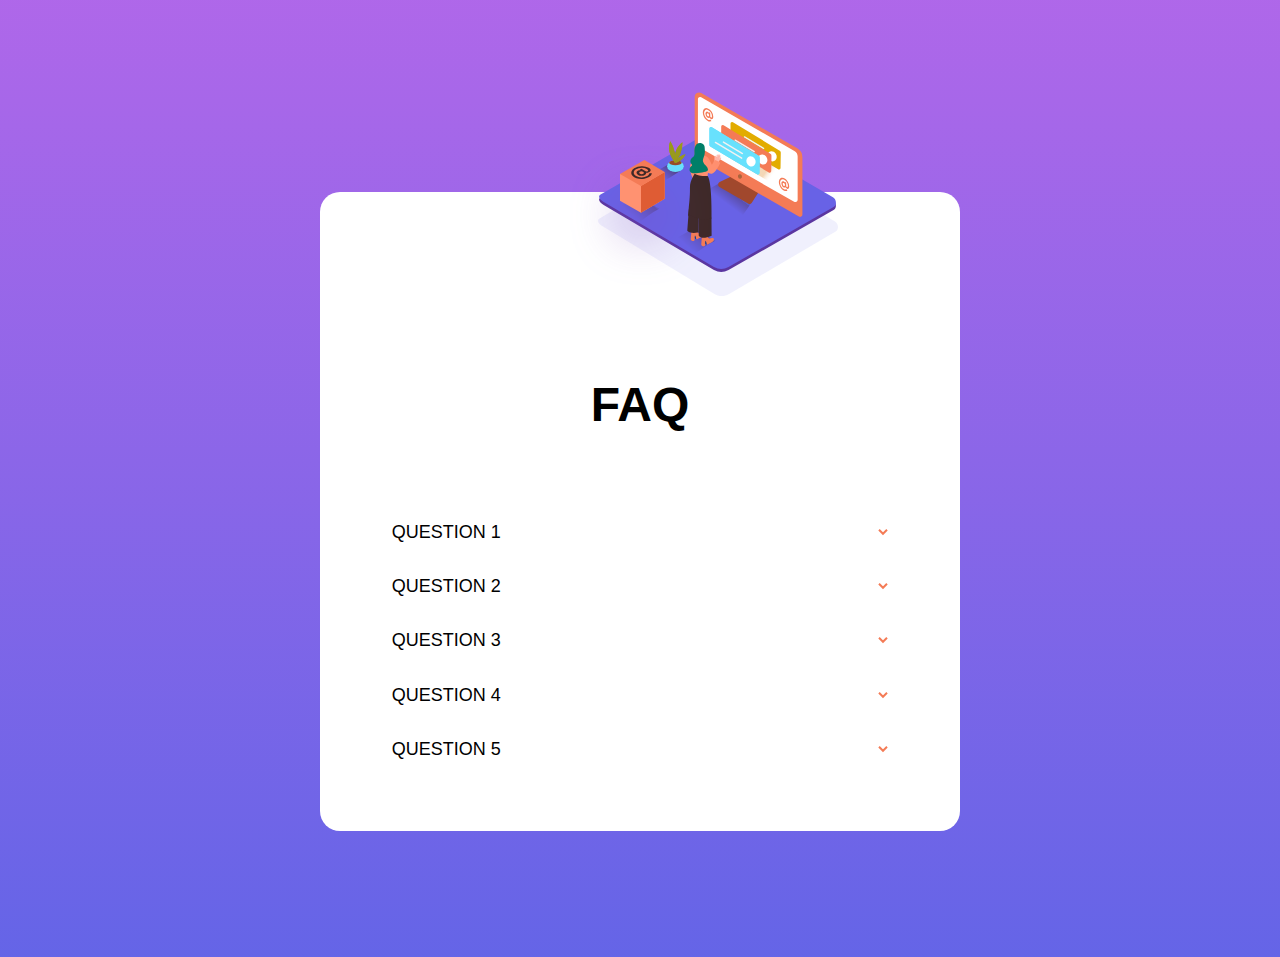
<file: faq-accordion-card-main/index.html>
<!DOCTYPE html>
<html lang="en">
<head>
  <meta charset="UTF-8">
  <meta name="viewport" content="width=device-width, initial-scale=1.0"> <!-- displays site properly based on user's device -->
  <link rel="stylesheet" href="styles.css">

  
  <title>Frontend Mentor | FAQ Accordion Card</title>

</head>
<body>

  <main>
    <div class="image">

        <img class="box" src="images/illustration-box-desktop.svg" alt="">

        <img class="pic" src="images/illustration-woman-online-mobile.svg" alt="">
    
    </div>
    <div class="content">
      <h1>FAQ</h1>
      <div class="question" id="q-1" onclick="toggle(this.id)">QUESTION 1
        <img src="images/icon-arrow-down.svg" alt="">
      </div>
      <div class="answer" id="a-1">ANSWER 1</div>
      <div class="question" id="q-2" onclick="toggle(this.id)">QUESTION 2
        <img src="images/icon-arrow-down.svg" alt="">
      </div>
      <div class="answer" id="a-1">ANSWER 2</div>
      <div class="question" id="q-3" onclick="toggle(this.id)">QUESTION 3
        <img src="images/icon-arrow-down.svg" alt="">
      </div>
      <div class="answer" id="a-1">ANSWER 3</div>
      <div class="question" id="q-4" onclick="toggle(this.id)">QUESTION 4
        <img src="images/icon-arrow-down.svg" alt="">
      </div>
      <div class="answer" id="a-1">ANSWER 4</div>
      <div class="question" id="q-5" onclick="toggle(this.id)">QUESTION 5
        <img src="images/icon-arrow-down.svg" alt="">
      </div>
      <div class="answer" id="a-1">ANSWER 5</div>
    </div>
  </main>
</body>
<script src="script.js"></script>
</html>
</file>
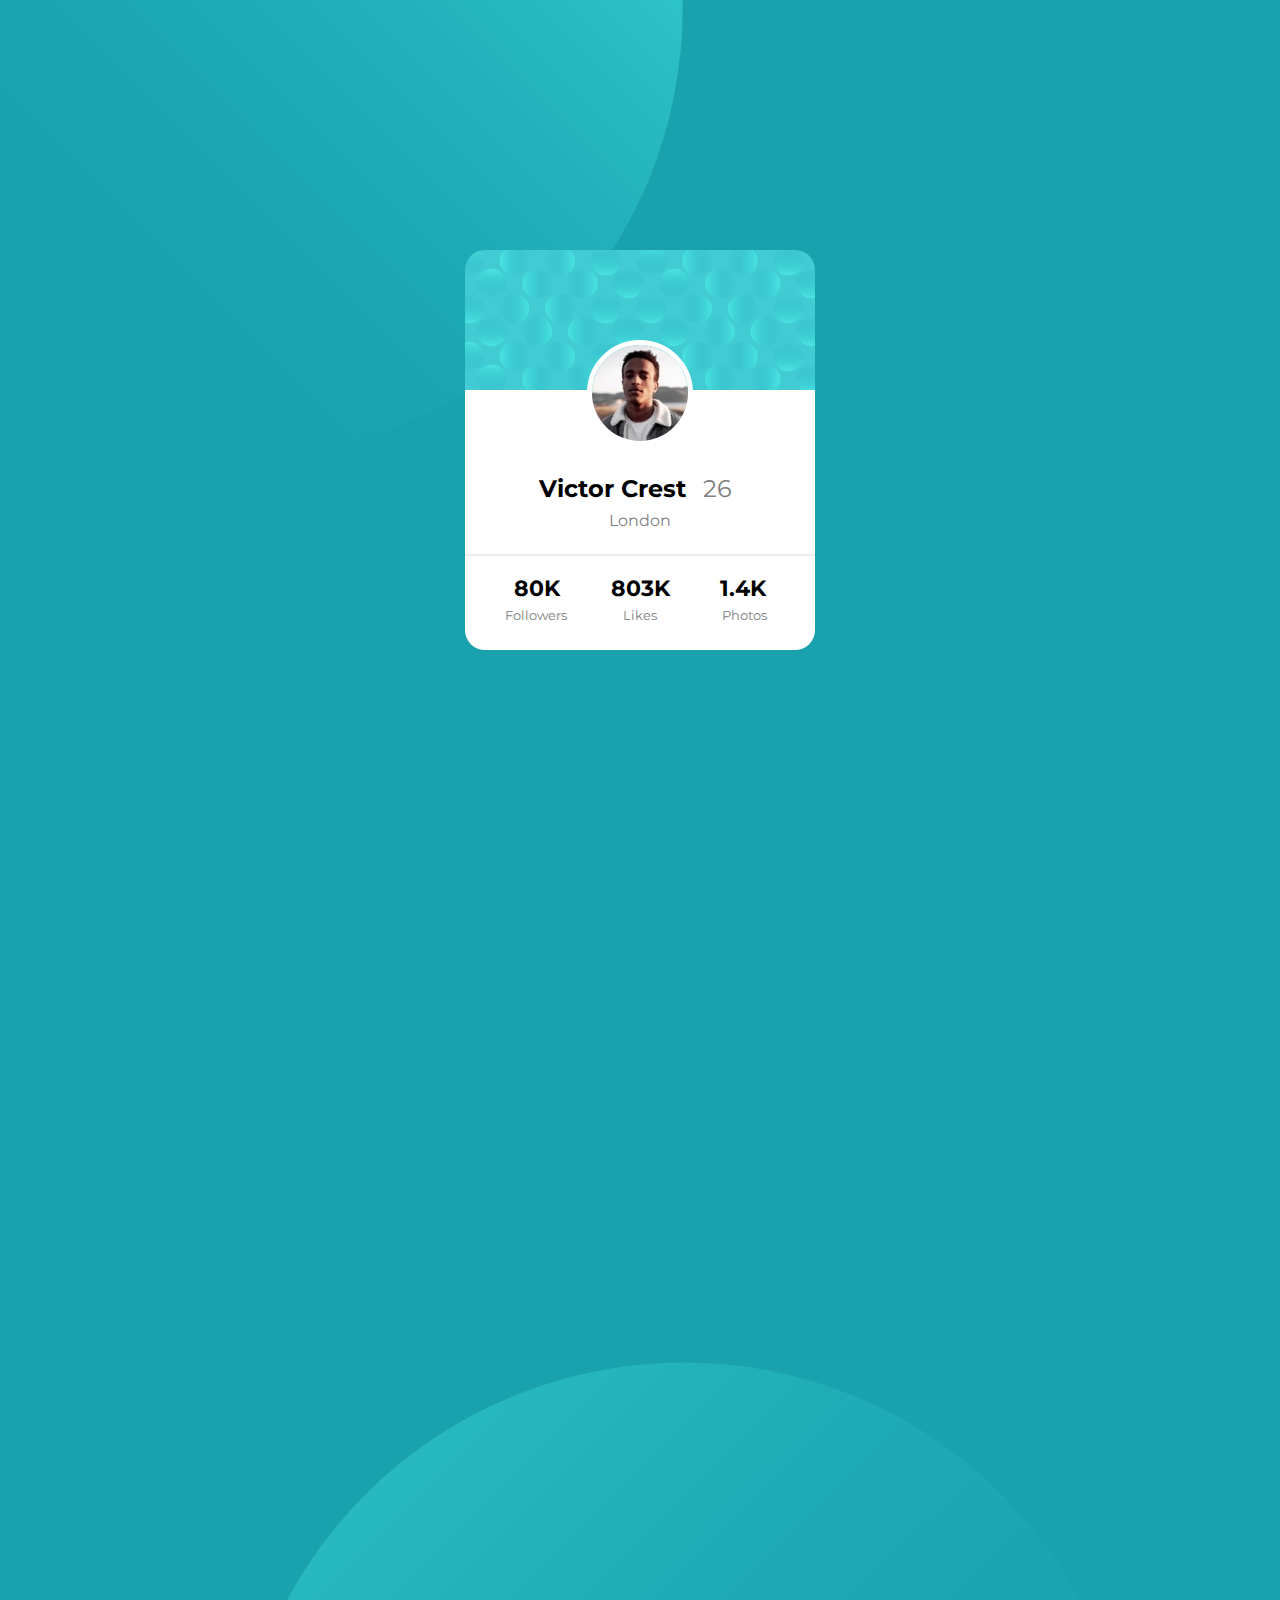
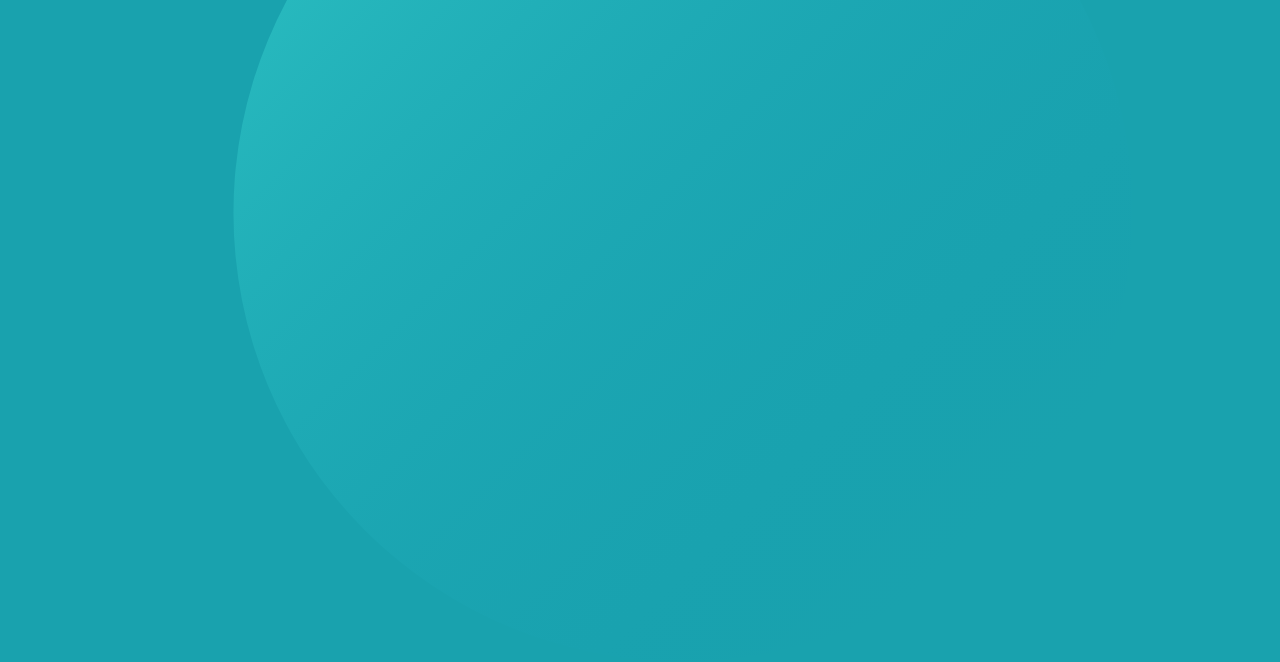
<file: profile-card-component-main/index.html>
<!DOCTYPE html>
<html lang="en">
<head>
  <meta charset="UTF-8">
  <meta name="viewport" content="width=device-width, initial-scale=1.0"> <!-- displays site properly based on user's device -->

  <link rel="icon" type="image/png" sizes="32x32" href="./images/favicon-32x32.png">
  <link rel="stylesheet" href="styles.css">
  
  <title>Frontend Mentor | Profile card component</title>

</head>
<body>
  <img id="bg1" src="images/bg-pattern-top.svg">
  <img id="bg2" src="images/bg-pattern-bottom.svg">
  <div class="card">

    <section class="upper">
      <img id="victor" src="images/image-victor.jpg">
    </section>

    <section class="lower">
      <div class="name">
        Victor Crest
        <span class="age">26</span>
      </div>
      <div class="city">
        London
      </div>
      <div class="bottom">
        <span id="f">80K</span>
        <span id="l">803K</span>
        <span id="p">1.4K</span>
      </div>
      <div class="bottom2">
        <span id="f2">Followers</span>
        <span id="l2">Likes</span>
        <span id="p2">Photos</span>
      </div>
    </section>

  </div>

</body>
</html>
</file>
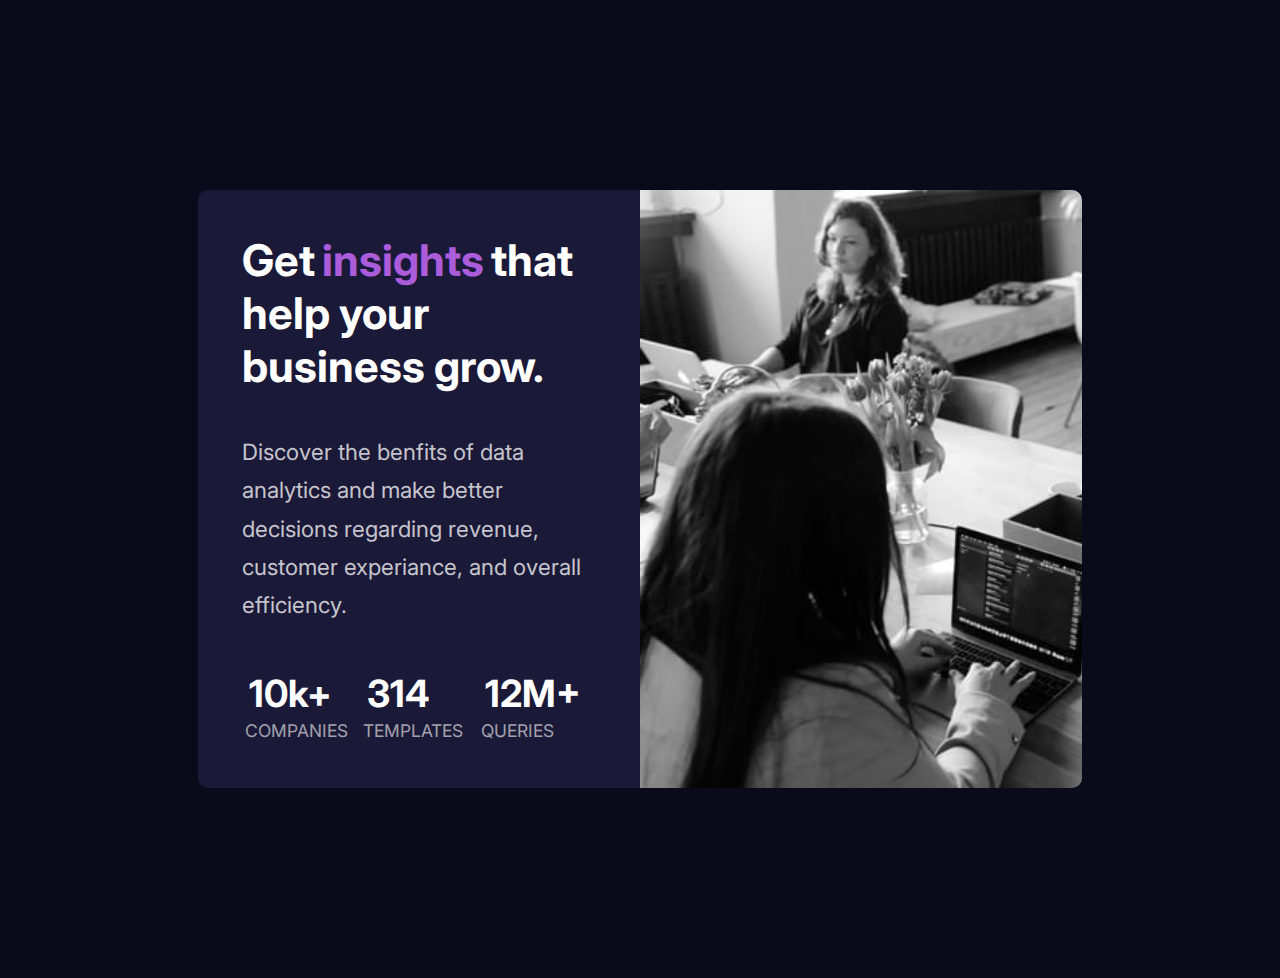
<file: stats-preview-card-component-main/index.html>
<!DOCTYPE html>
<html lang="en">
<head>
    <meta charset="UTF-8">
    <meta http-equiv="X-UA-Compatible" content="IE=edge">
    <meta name="viewport" content="width=device-width, initial-scale=1.0">
    <link rel="stylesheet" href="styles.css">
    <title>Stats Preview Card</title>
</head>
<body>
    <div class="grid">
        <div class="pic">

        </div>
        <div class="content">
            <div class="heading">
                <p class="mainheading">Get</p>
                <p class="mainheading" id="purple">insights</p>
                <p class="mainheading">that help your business grow.</p>
            </div>
            <p class="subtext">Discover the benfits of data analytics and make better decisions regarding revenue, customer experiance, and overall efficiency.</p>
            <div class="bottom">
                <div id="companies">
                    <span class="figure">10k+</span>
                    <span class="text">companies</span>
                </div>
                <div id="templates">
                    <span class="figure">314</span>
                    <span class="text">templates</span>
                </div>
                <div id="queries">
                    <span class="figure">12M+</span>
                    <span class="text">queries</span>
                </div>
            </div>
        </div>
    </div>
</body>
</html>
</file>
<file: faq-accordion-card-main/styles.css>
/* fonts */
@import url('https://fonts.googleapis.com/css2?family=Kumbh+Sans:wght@400;700&display=swap');

:root{
    --Verydarkdesaturatedblue: hsl(238, 29%, 16%);
    --Softred: hsl(14, 88%, 65%);
    --gradviolet: hsl(273, 75%, 66%);
    --gradblue: hsl(240, 73%, 65%);
    --divider: hsl(240, 5%, 91%);
    --Verydarkgrayishblue: hsl(237, 12%, 33%);
    --Darkgrayishblue: hsl(240, 6%, 50%);
}
body{
    margin: 0;
    padding: 0;
    font-size: 12px;
    background: linear-gradient(hsl(273, 75%, 66%), hsl(240, 73%, 65%)) no-repeat;
    height: 85vh;
    width: 100vw; 
    font-family: 'Kumbh', sans-serif;  
}
main{
    border-radius: 20px;
    background-color:white;
    margin: 40% 5% 0 5%;
    position: relative;
    /* display: grid; */
}
.image{
    background: url("images/bg-pattern-mobile.svg") no-repeat;
    background-size: initial;
    height: 15vh;
    margin-left: 37.5px;
}
.box
{
    display: none;
}
.pic
{
    position: absolute;
    top: -108px;
    left: 10px;
}
.content
{
    padding: 10%;
    padding-top: 0;

}

h1{
    text-align: center;
    font-weight: bold;
    font-size: 300%;
    margin-bottom: 4rem;
}
.answer
{
    display: none;
    border-bottom: 2px solid var(--divider);
    padding: 0.5%;
    margin-bottom: 1%;
    font-size: 1.2em;

}
.question{
    display: flex;
    justify-content: space-between;
    cursor: pointer;
    align-items: center;
    font-size: 1.5em;
    padding: 1.5%;
    padding-top: 5%;

}

@media screen and (min-width:720px)
{
    main{
            margin: 15% 25% 0px 25%;
    }

    .image{
        height: 17vh;
        margin-left: 278px;
    }

    .pic{
        top: -100px;
        left: 250px;
    }

    h1{
        font-size: 400%;
    }
}
</file>
<file: profile-card-component-main/styles.css>
@import url('https://fonts.googleapis.com/css2?family=Montserrat:wght@400;600&display=swap');

body {
    background:hsl(185, 75%, 39%);
    font-family: 'Montserrat', sans-serif;

}

.card{
    background: white url('images/bg-pattern-card.svg') no-repeat;
    width: 350px;
    height: 400px;

    position: absolute;
    top: 0;
    bottom: 0;
    left: 0;
    right: 0;
    margin: auto;

    text-align: center;
   
    border-radius: 20px;
}

#bg1
{
    height:  100vh;
    transform: translate(-25%, -50%);
}
#bg2
{
    height:  100vh;
    transform: translate(25%, 50%);
}
#victor{
    margin-top: 90px;
    position: relative;
    border: white 5px solid;
    border-radius: 50%;
}
.lower{
    position: relative;
    top: 1.5em;
}

.name{
    color: black;
    font-weight: bold;
    font-size: 1.5rem;
}
.age{
    color:grey;
    font-weight: normal;
    padding: 0.4em;

}

.city{
    color: grey;
    padding: 0.5em;
    font-size: 1rem;
}
.bottom{
    padding-top: 0.8em;
    border-top: 2px solid rgb(240, 233, 233);
    font-weight: bold;
    font-size: 1.4rem;
    margin-top: 0.7em;
}
#f,#l,#p{
    padding: 0 1em;
}
.bottom2{

    color: grey;
    font-size: 0.8rem;
    float: left;
    margin-top: 0.5em;
}

#f2{
    margin: 0 2em 0 2.6em;
    padding: 0 0.5em;
}
#l2{
    margin: 0 0.3em 0 1.2em;
    padding: 0 0.5em;

}
#p2{
    margin: 0 2em 0 3.5em;
    padding: 0 0.5em;
}
</file>
<file: stats-preview-card-component-main/styles.css>
/*fonts*/
@import url('https://fonts.googleapis.com/css2?family=Inter:wght@400;700&display=swap');

/*variables*/
:root
{
    --mainbg: hsl(233, 47%, 7%);
    --cardbg: hsl(244, 38%, 16%);
    --mainheading: hsl(0, 0%, 100%);
    --accent: hsl(277, 64%, 61%);
    --mainpara: hsla(0, 0%, 100%, 0.75);
    --statheading: hsla(0, 0%, 100%, 0.6);
}

/*mobile*/
body{
    background: var(--mainbg);
    color: var(--mainheading);
    font-family: 'Inter', sans-serif;
}

.grid
{
    margin: 20% 5%;
    background: var(--cardbg);
    text-align: center;
    border-radius: 10px;
}

.pic
{
    height: 250px;
    background-image: url('images/image-header-mobile.jpg');
    background-repeat: no-repeat;
    background-size: 100%;
    border-radius: 10px 10px 0 0;
}

.content
{
    padding: 5% 10%;
}

.mainheading
{
    font-weight: bold;
    font-size: 175%;
    display: inline;
}

#purple
{
    color: var(--accent);
}

.subtext
{
    font-size: 90%;
    line-height: 170%;
    padding: 5% 0;
    color: var(--mainpara);
}

.figure
{
    display: block;
    font-size: 1.5em;
    padding: 3%;
    font-weight: bolder;
}

.text
{
    text-transform: uppercase;
    display: block;
    font-size: 0.7em;
    color: var(--statheading);
}

#companies, #templates, #queries
{
    padding: 3%;
}


/*desktop*/

@media screen and (min-width:720px) 
{
    .grid
    {
        display: grid;
        grid-template-columns: 1fr 1fr;
        margin: 15%;
        text-align: left;
    }

    .pic
    {
        grid-column: 2/3;
        height: 100%;
        background-image: url('images/image-header-desktop.jpg');
        background-repeat: no-repeat;
        border-radius: 0 10px 10px 0;
        background-size: cover;
    }

    .content
    {
        grid-column: 1/2;
        grid-row: 1/2;
        font-size: 25px;
        padding: 10%;
    }

    .bottom
    {
        margin: 0;
        display: grid;
        grid-template-columns: 1fr 1fr 1fr;
    }
}
</file>
